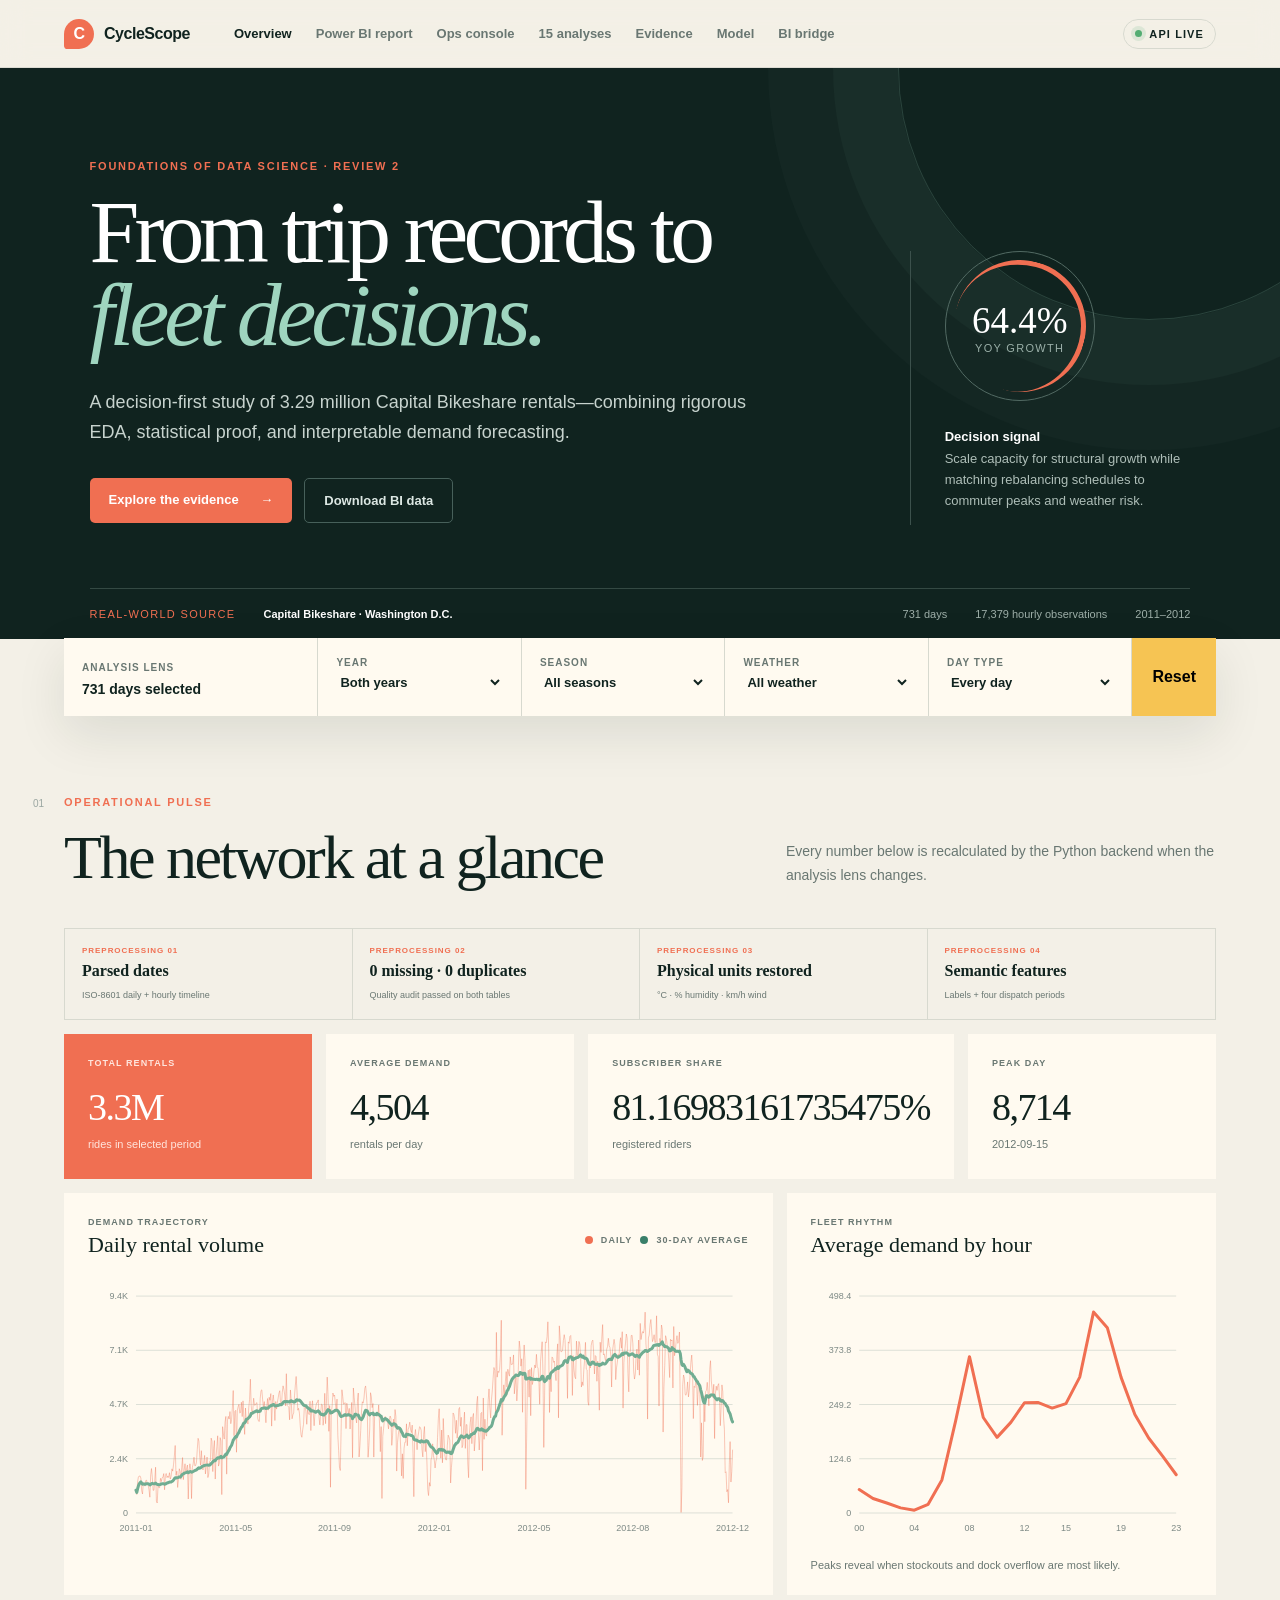
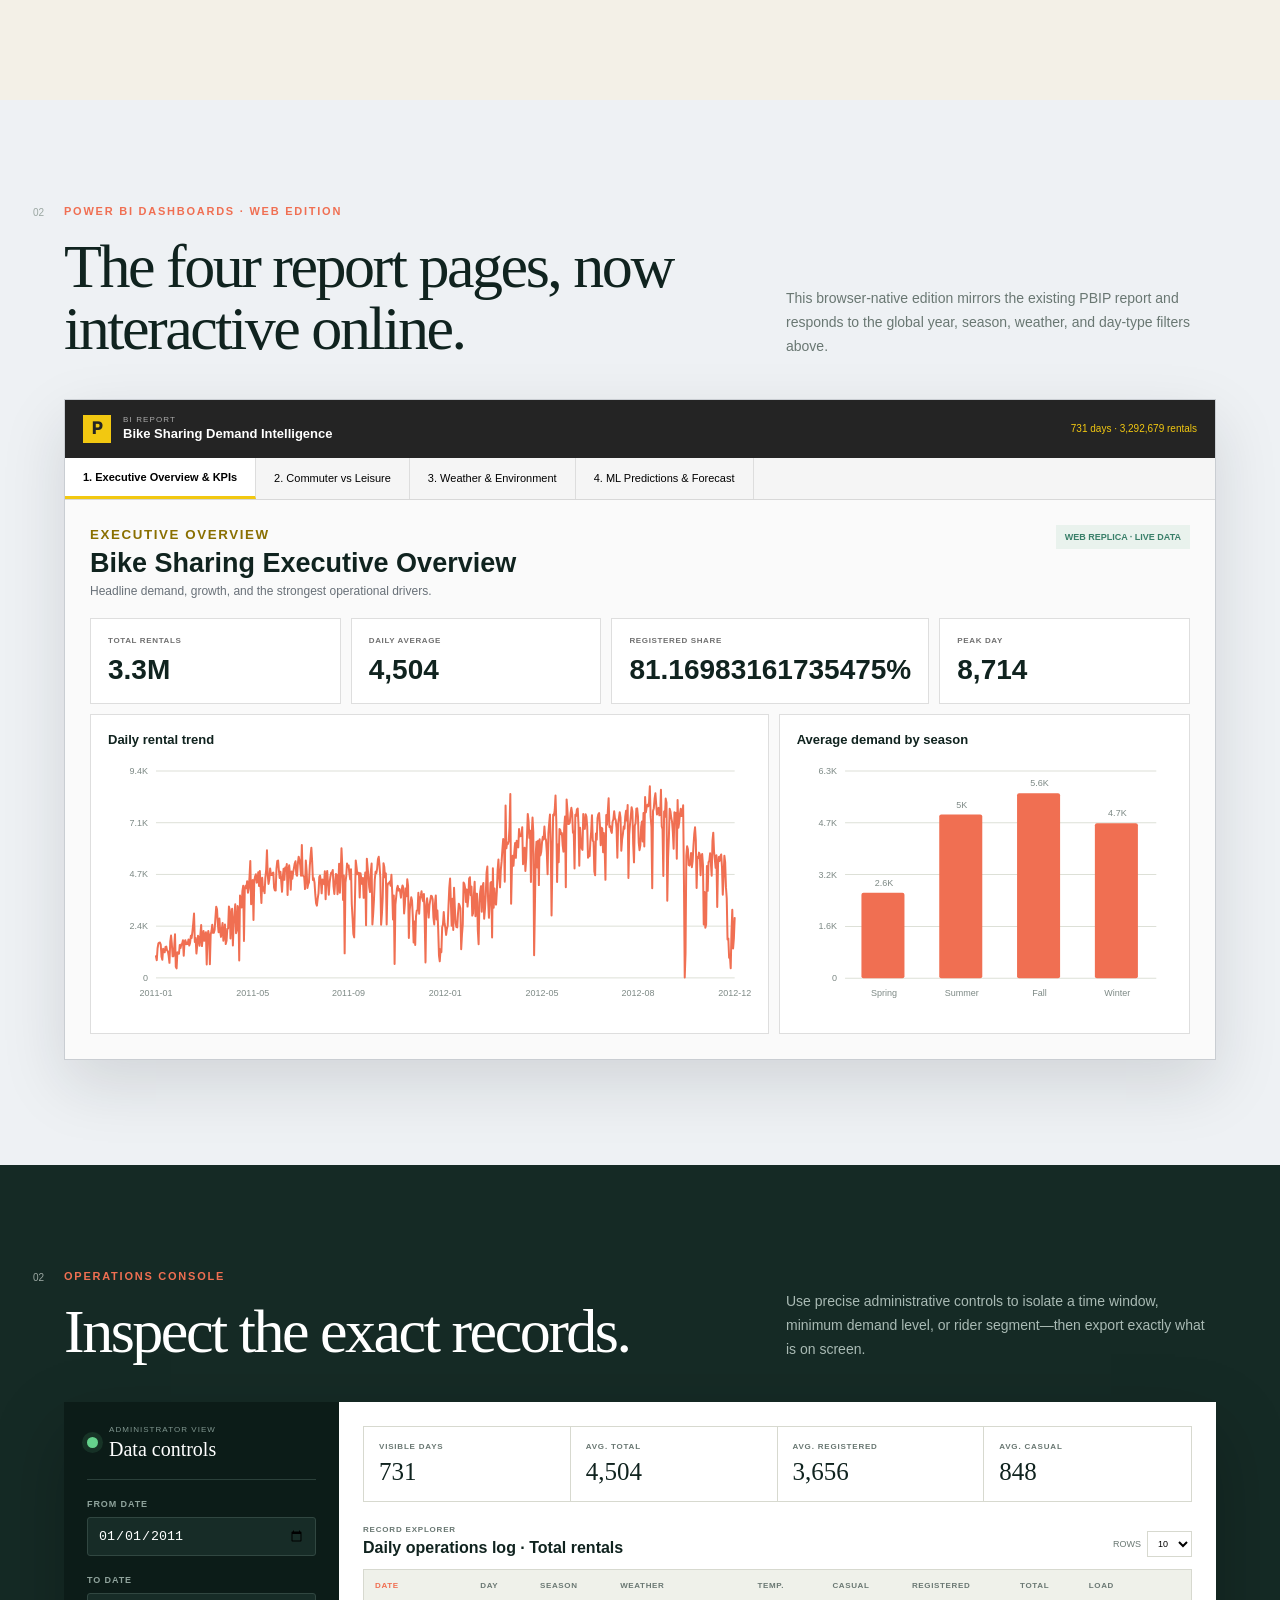
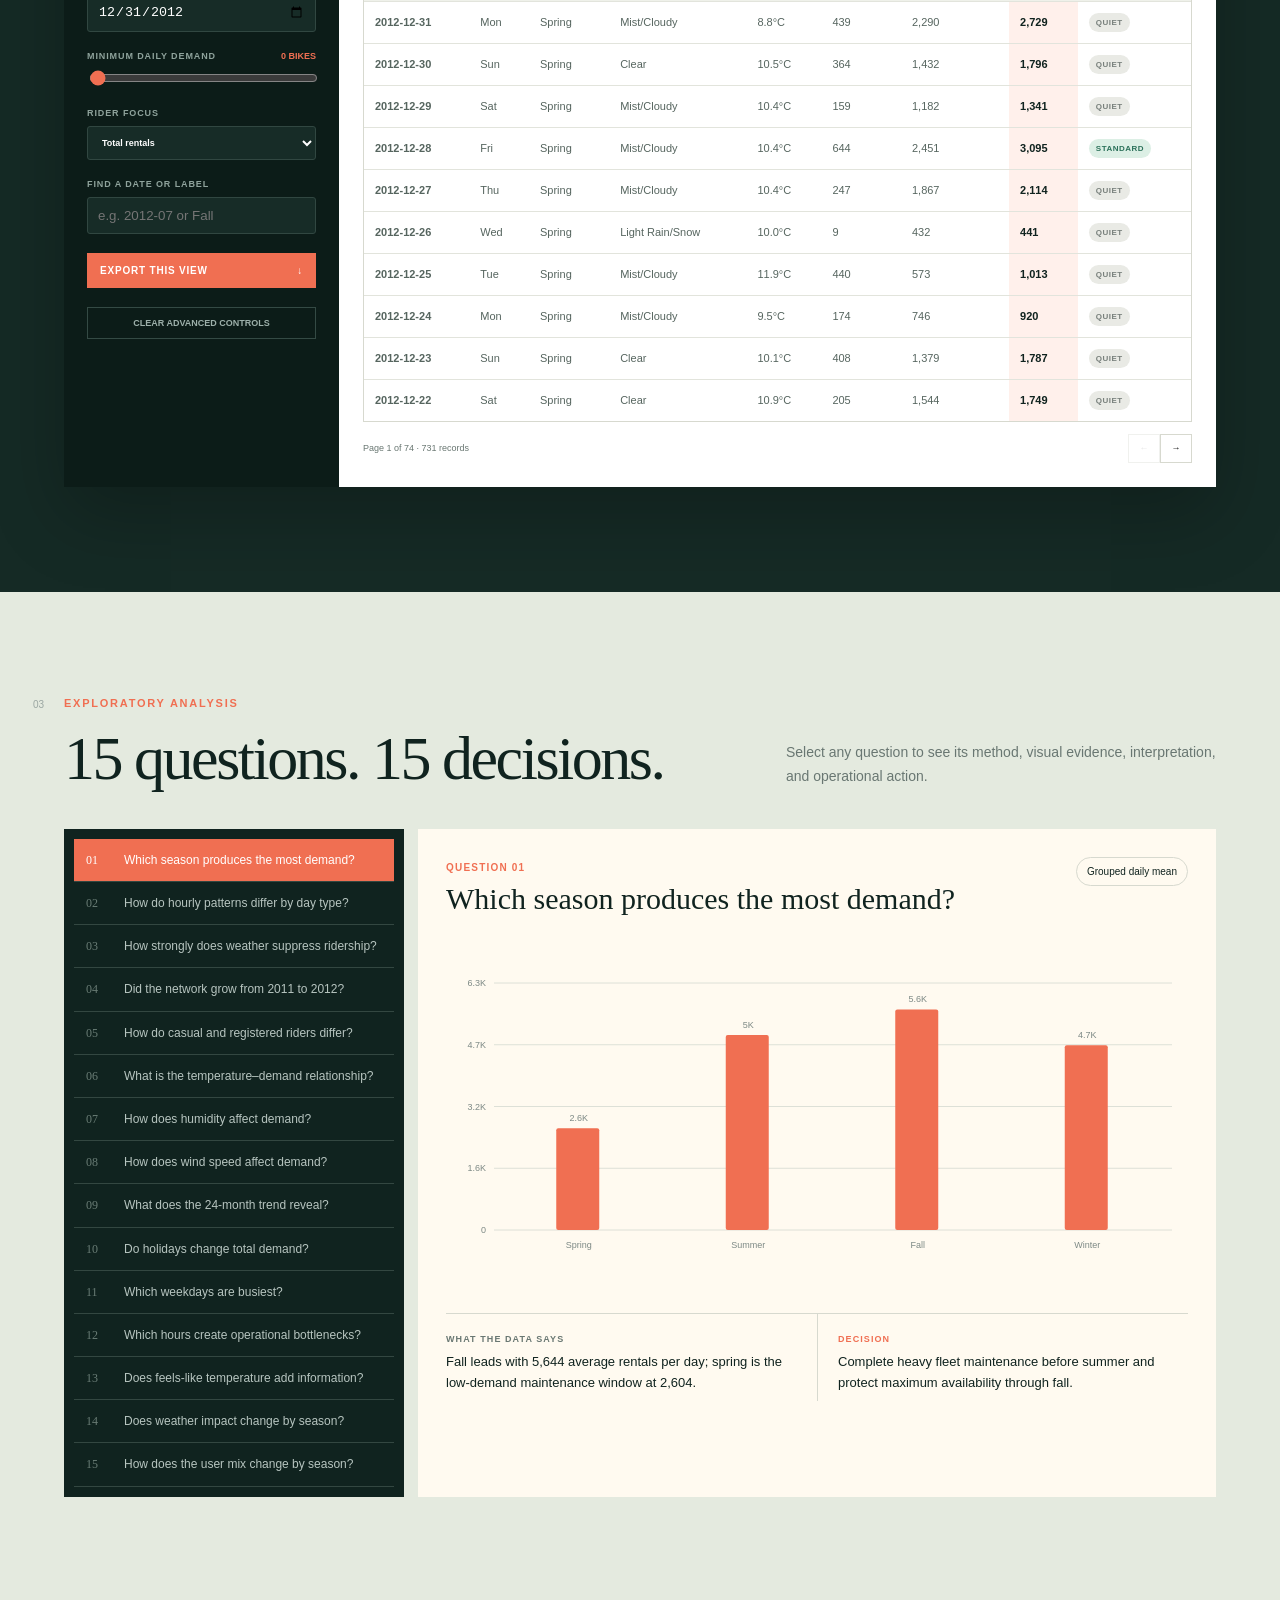
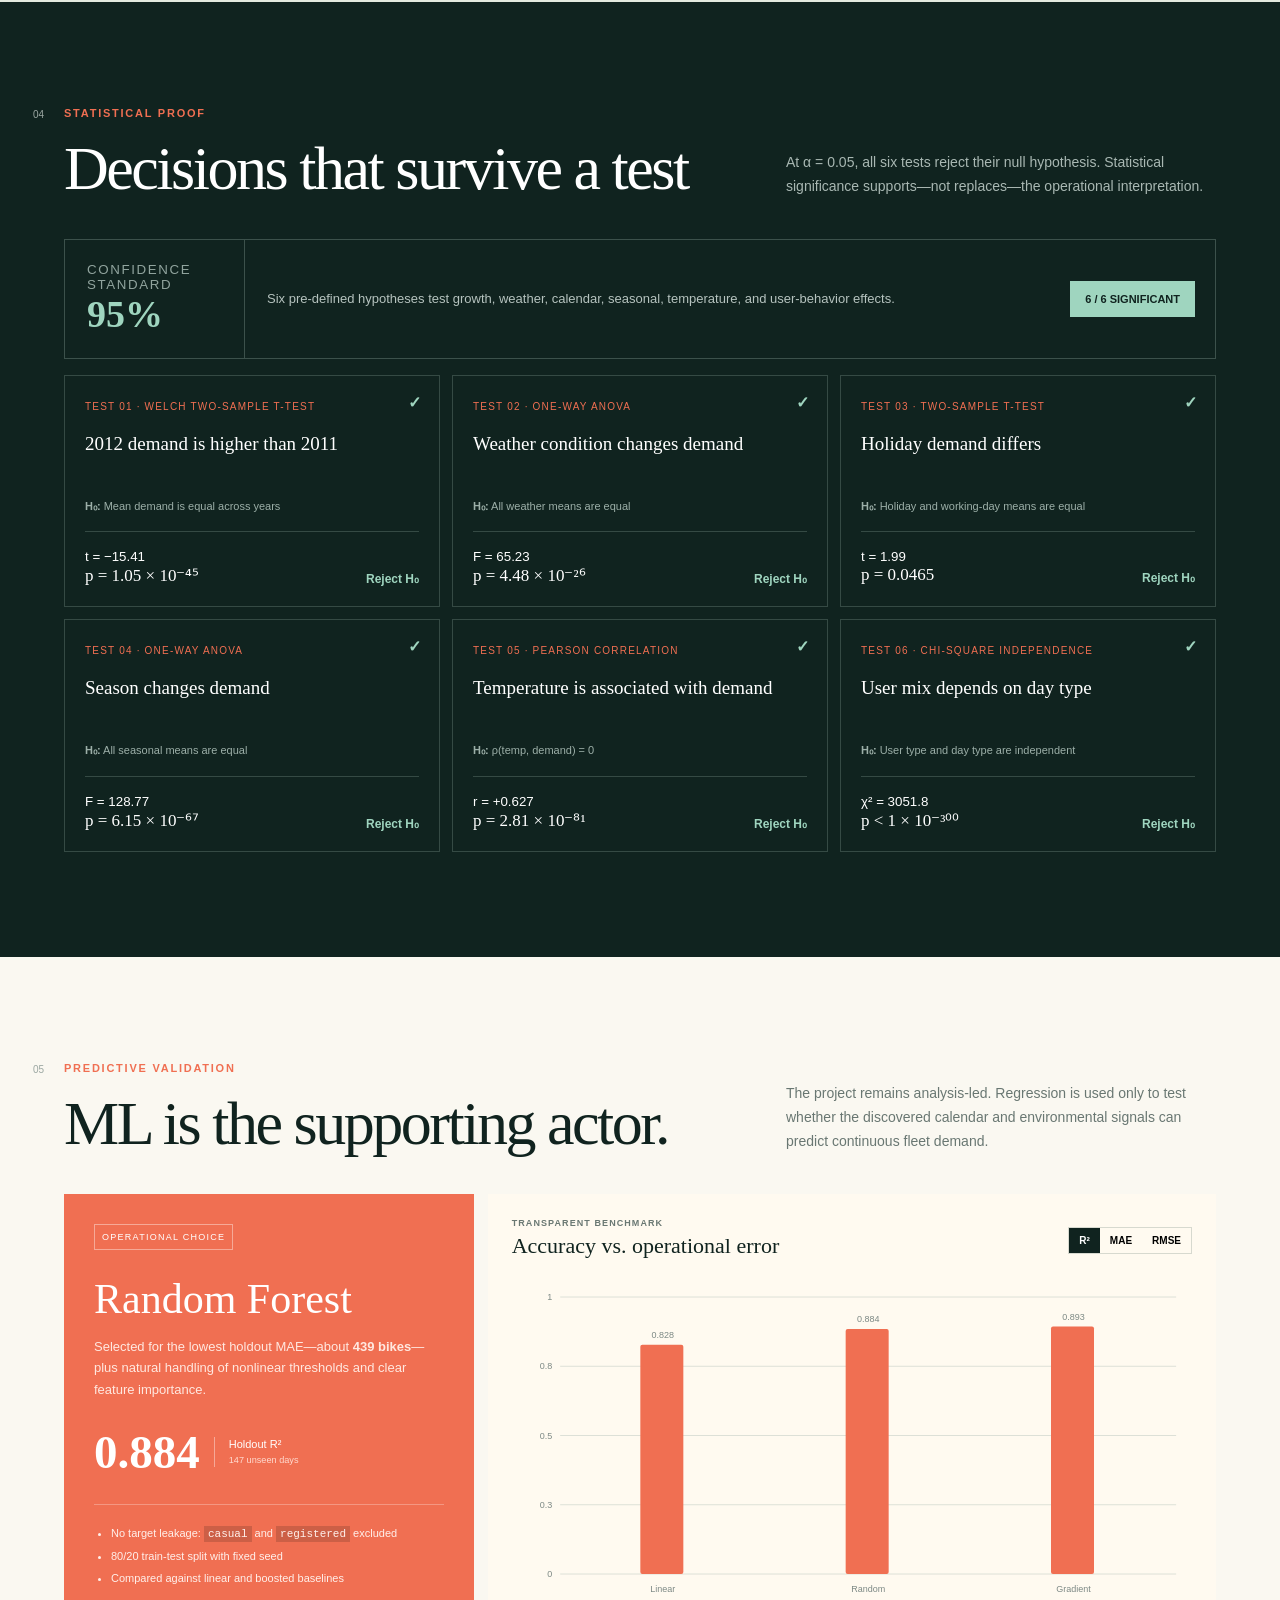
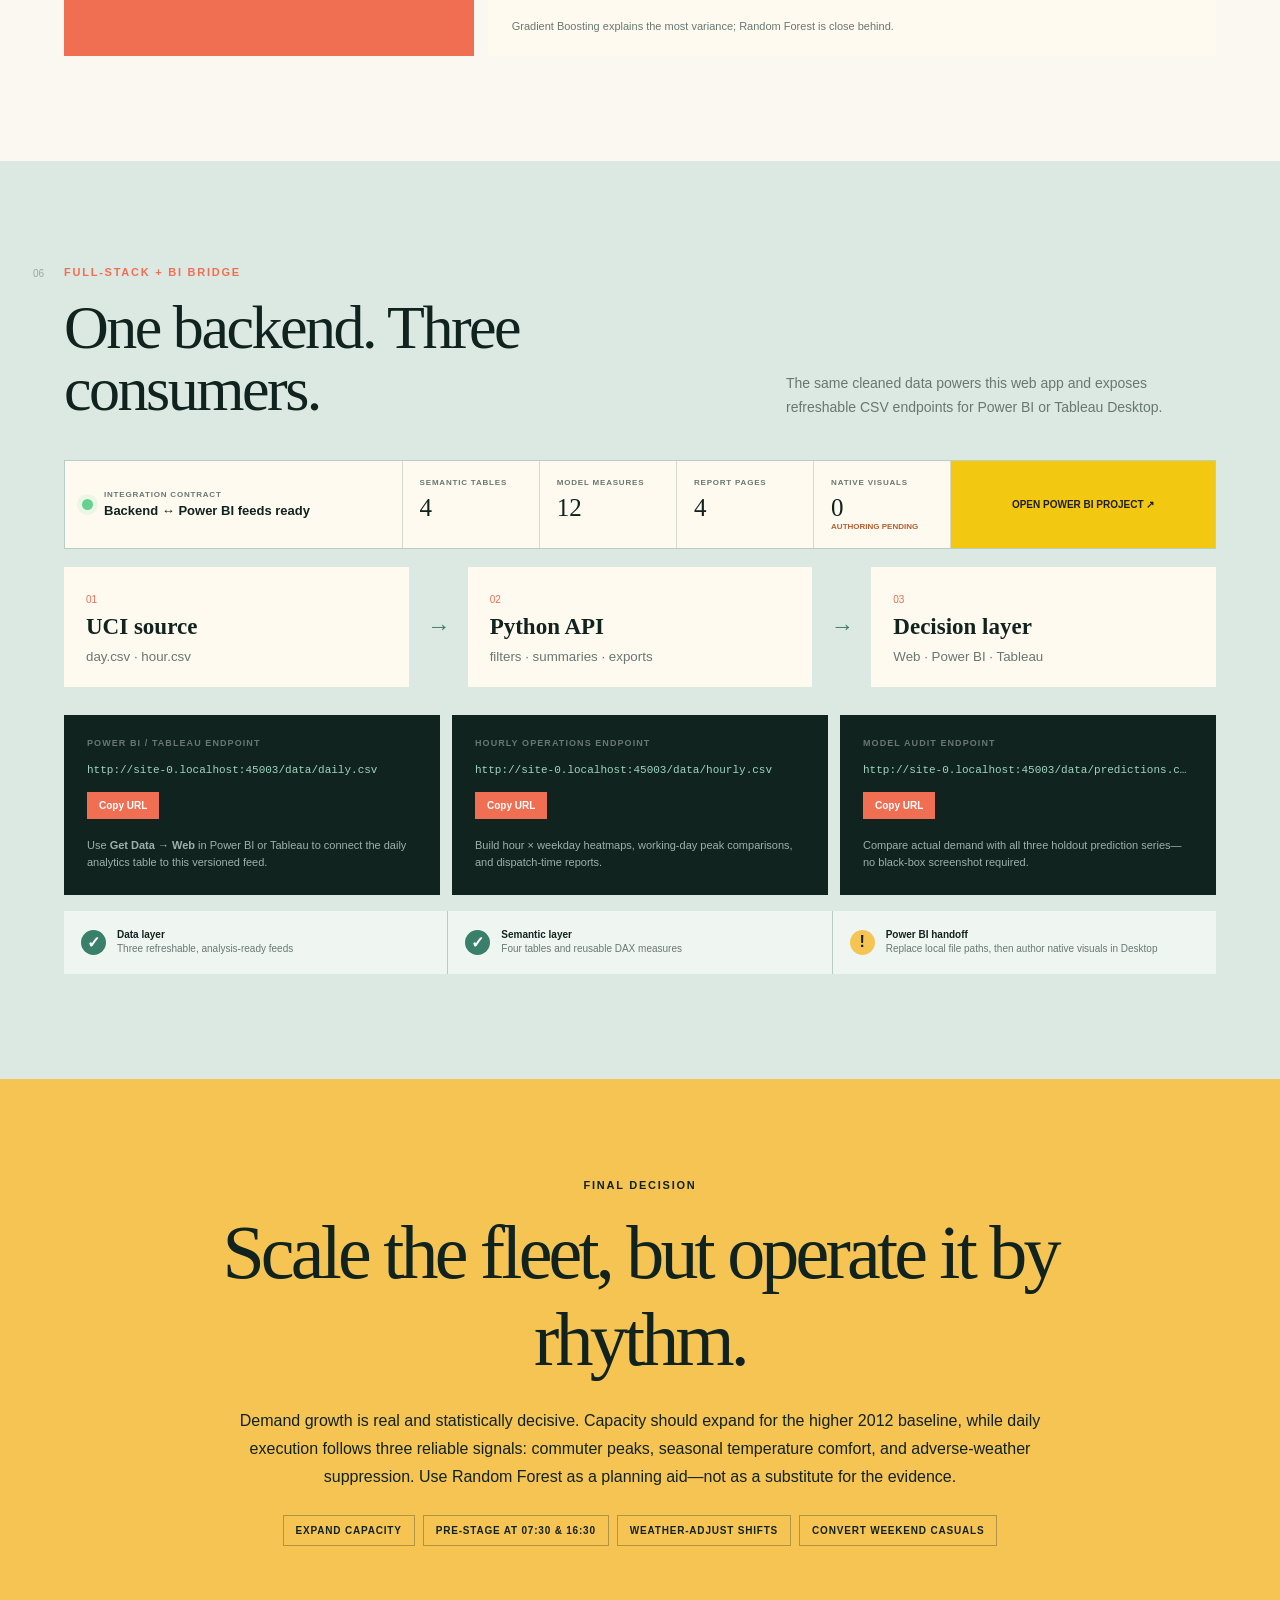
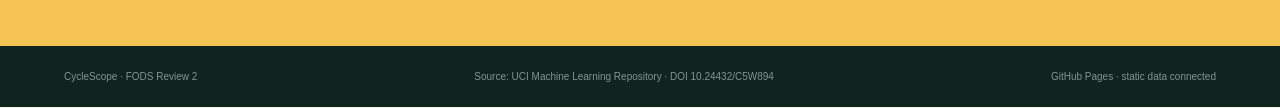
<file: index.html>
<!doctype html>
<html lang="en">
<head>
  <meta charset="utf-8">
  <meta name="deployment-mode" content="static">
  <meta name="viewport" content="width=device-width, initial-scale=1">
  <meta name="description" content="Interactive Capital Bikeshare demand case study with EDA, hypothesis tests, ML validation, and BI exports.">
  <title>CycleScope — Bike Demand Intelligence</title>
  <link rel="stylesheet" href="./styles.css">
</head>
<body>
  <header class="topbar">
    <a class="brand" href="#overview" aria-label="CycleScope home"><span class="brand-mark">C</span><span>CycleScope</span></a>
    <nav aria-label="Main navigation">
      <a class="active" href="#overview">Overview</a><a href="#powerbi-web">Power BI report</a><a href="#admin">Ops console</a><a href="#analysis">15 analyses</a><a href="#evidence">Evidence</a><a href="#model">Model</a><a href="#bi">BI bridge</a>
    </nav>
    <span class="live-pill"><i></i> API live</span>
  </header>

  <main>
    <section class="hero" id="overview">
      <div class="eyebrow">Foundations of Data Science · Review 2</div>
      <div class="hero-grid">
        <div>
          <h1>From trip records to <em>fleet decisions.</em></h1>
          <p class="lede">A decision-first study of 3.29 million Capital Bikeshare rentals—combining rigorous EDA, statistical proof, and interpretable demand forecasting.</p>
          <div class="hero-actions"><a class="button primary" href="#analysis">Explore the evidence <span>→</span></a><a class="button ghost" id="download-bi" href="/api/bi/daily.csv">Download BI data</a></div>
        </div>
        <div class="hero-proof">
          <div class="proof-ring"><span>64.4%</span><small>YoY growth</small></div>
          <p><b>Decision signal</b><br>Scale capacity for structural growth while matching rebalancing schedules to commuter peaks and weather risk.</p>
        </div>
      </div>
      <div class="source-strip"><span>Real-world source</span><b>Capital Bikeshare · Washington D.C.</b><span>731 days</span><span>17,379 hourly observations</span><span>2011–2012</span></div>
    </section>

    <section class="filter-dock" aria-label="Dashboard filters">
      <div><span class="dock-label">Analysis lens</span><b id="filter-status">All 731 days</b></div>
      <label>Year<select id="year-filter"><option value="all">Both years</option><option>2011</option><option>2012</option></select></label>
      <label>Season<select id="season-filter"><option value="all">All seasons</option><option>Spring</option><option>Summer</option><option>Fall</option><option>Winter</option></select></label>
      <label>Weather<select id="weather-filter"><option value="all">All weather</option><option>Clear</option><option>Mist/Cloudy</option><option>Light Rain/Snow</option></select></label>
      <label>Day type<select id="day-filter"><option value="all">Every day</option><option value="working">Working days</option><option value="off">Weekend / holiday</option></select></label>
      <button class="reset" id="reset-filters">Reset</button>
    </section>

    <section class="section overview-section">
      <div class="section-heading"><div><span class="section-no">01</span><p class="eyebrow">Operational pulse</p><h2>The network at a glance</h2></div><p>Every number below is recalculated by the Python backend when the analysis lens changes.</p></div>
      <div class="quality-strip" aria-label="Preprocessing and data quality">
        <div><span>Preprocessing 01</span><b>Parsed dates</b><small>ISO-8601 daily + hourly timeline</small></div>
        <div><span>Preprocessing 02</span><b>0 missing · 0 duplicates</b><small>Quality audit passed on both tables</small></div>
        <div><span>Preprocessing 03</span><b>Physical units restored</b><small>°C · % humidity · km/h wind</small></div>
        <div><span>Preprocessing 04</span><b>Semantic features</b><small>Labels + four dispatch periods</small></div>
      </div>
      <div class="kpi-grid">
        <article class="kpi accent"><span>Total rentals</span><strong id="kpi-total">—</strong><small>rides in selected period</small></article>
        <article class="kpi"><span>Average demand</span><strong id="kpi-average">—</strong><small>rentals per day</small></article>
        <article class="kpi"><span>Subscriber share</span><strong id="kpi-share">—</strong><small>registered riders</small></article>
        <article class="kpi"><span>Peak day</span><strong id="kpi-peak">—</strong><small id="kpi-peak-date">highest observed volume</small></article>
      </div>
      <div class="chart-grid">
        <article class="panel wide"><div class="panel-head"><div><span>Demand trajectory</span><h3>Daily rental volume</h3></div><span class="legend"><i class="coral"></i> Daily <i class="mint"></i> 30-day average</span></div><div class="chart" id="trend-chart"></div></article>
        <article class="panel"><div class="panel-head"><div><span>Fleet rhythm</span><h3>Average demand by hour</h3></div></div><div class="chart" id="hour-chart"></div><p class="chart-note">Peaks reveal when stockouts and dock overflow are most likely.</p></article>
      </div>
    </section>

    <section class="section pbi-web-section" id="powerbi-web">
      <div class="section-heading"><div><span class="section-no">02</span><p class="eyebrow">Power BI dashboards · web edition</p><h2>The four report pages, now interactive online.</h2></div><p>This browser-native edition mirrors the existing PBIP report and responds to the global year, season, weather, and day-type filters above.</p></div>
      <div class="pbi-frame">
        <div class="pbi-toolbar"><div class="pbi-logo">P</div><div><small>BI REPORT</small><b>Bike Sharing Demand Intelligence</b></div><span id="pbi-web-filter">All dashboard data</span></div>
        <div class="pbi-tabs" role="tablist" aria-label="Power BI report pages">
          <button class="active" data-pbi-page="overview">1. Executive Overview &amp; KPIs</button><button data-pbi-page="commuter">2. Commuter vs Leisure</button><button data-pbi-page="weather">3. Weather &amp; Environment</button><button data-pbi-page="forecast">4. ML Predictions &amp; Forecast</button>
        </div>
        <div class="pbi-canvas">
          <div class="pbi-page-head"><div><small id="pbi-kicker">EXECUTIVE OVERVIEW</small><h3 id="pbi-title">Bike Sharing Executive Overview</h3><p id="pbi-subtitle">Headline demand, growth, and the strongest operational drivers.</p></div><span class="pbi-native">WEB REPLICA · LIVE DATA</span></div>
          <div class="pbi-kpis" id="pbi-web-kpis"></div>
          <div class="pbi-charts"><article><h4 id="pbi-chart-a-title">Daily rental trend</h4><div id="pbi-chart-a"></div></article><article><h4 id="pbi-chart-b-title">Average demand by season</h4><div id="pbi-chart-b"></div></article></div>
        </div>
      </div>
    </section>

    <section class="section admin-section" id="admin">
      <div class="section-heading"><div><span class="section-no">02</span><p class="eyebrow">Operations console</p><h2>Inspect the exact records.</h2></div><p>Use precise administrative controls to isolate a time window, minimum demand level, or rider segment—then export exactly what is on screen.</p></div>
      <div class="admin-shell">
        <aside class="admin-controls">
          <div class="console-title"><span class="console-dot"></span><div><small>Administrator view</small><b>Data controls</b></div></div>
          <label>From date<input type="date" id="date-from" min="2011-01-01" max="2012-12-31" value="2011-01-01"></label>
          <label>To date<input type="date" id="date-to" min="2011-01-01" max="2012-12-31" value="2012-12-31"></label>
          <label>Minimum daily demand <output id="demand-output">0 bikes</output><input type="range" id="demand-min" min="0" max="8500" step="250" value="0"></label>
          <label>Rider focus<select id="rider-focus"><option value="cnt">Total rentals</option><option value="registered">Registered riders</option><option value="casual">Casual riders</option></select></label>
          <label>Find a date or label<input type="search" id="record-search" placeholder="e.g. 2012-07 or Fall"></label>
          <a class="admin-export" id="admin-export" href="/api/bi/daily.csv">Export this view <span>↓</span></a>
          <button class="clear-advanced" id="clear-advanced">Clear advanced controls</button>
        </aside>
        <div class="admin-data">
          <div class="admin-kpis">
            <div><span>Visible days</span><strong id="admin-days">—</strong></div>
            <div><span>Avg. total</span><strong id="admin-total">—</strong></div>
            <div><span>Avg. registered</span><strong id="admin-registered">—</strong></div>
            <div><span>Avg. casual</span><strong id="admin-casual">—</strong></div>
          </div>
          <div class="table-head"><div><span>Record explorer</span><b id="table-caption">Daily operations log</b></div><label>Rows<select id="page-size"><option>10</option><option>20</option><option>50</option></select></label></div>
          <div class="table-wrap"><table><thead><tr><th data-sort="dteday">Date</th><th data-sort="weekday_label">Day</th><th data-sort="season_label">Season</th><th data-sort="weather_label">Weather</th><th data-sort="temp_actual">Temp.</th><th data-sort="casual">Casual</th><th data-sort="registered">Registered</th><th data-sort="cnt">Total</th><th>Load</th></tr></thead><tbody id="records-body"></tbody></table></div>
          <div class="pagination"><span id="page-label">Page 1</span><div><button id="page-prev" aria-label="Previous page">←</button><button id="page-next" aria-label="Next page">→</button></div></div>
        </div>
      </div>
    </section>

    <section class="section analysis-section" id="analysis">
      <div class="section-heading"><div><span class="section-no">03</span><p class="eyebrow">Exploratory analysis</p><h2>15 questions. 15 decisions.</h2></div><p>Select any question to see its method, visual evidence, interpretation, and operational action.</p></div>
      <div class="analysis-workbench">
        <div class="question-list" id="question-list" role="tablist" aria-label="Analysis questions"></div>
        <article class="analysis-canvas">
          <div class="analysis-title"><div><span id="question-number">Question 01</span><h3 id="question-title">—</h3></div><span class="method-pill" id="question-method">Grouped mean</span></div>
          <div class="analysis-chart" id="analysis-chart"></div>
          <div class="interpretation-grid">
            <div><span>What the data says</span><p id="question-finding">—</p></div>
            <div class="decision"><span>Decision</span><p id="question-decision">—</p></div>
          </div>
        </article>
      </div>
    </section>

    <section class="section evidence-section" id="evidence">
      <div class="section-heading"><div><span class="section-no">04</span><p class="eyebrow">Statistical proof</p><h2>Decisions that survive a test</h2></div><p>At α = 0.05, all six tests reject their null hypothesis. Statistical significance supports—not replaces—the operational interpretation.</p></div>
      <div class="evidence-banner"><div><small>Confidence standard</small><strong>95%</strong></div><p>Six pre-defined hypotheses test growth, weather, calendar, seasonal, temperature, and user-behavior effects.</p><span>6 / 6 significant</span></div>
      <div class="test-grid" id="test-grid"></div>
    </section>

    <section class="section model-section" id="model">
      <div class="section-heading"><div><span class="section-no">05</span><p class="eyebrow">Predictive validation</p><h2>ML is the supporting actor.</h2></div><p>The project remains analysis-led. Regression is used only to test whether the discovered calendar and environmental signals can predict continuous fleet demand.</p></div>
      <div class="model-layout">
        <article class="model-choice"><span class="choice-tag">Operational choice</span><h3>Random Forest</h3><p>Selected for the lowest holdout MAE—about <b>439 bikes</b>—plus natural handling of nonlinear thresholds and clear feature importance.</p><div class="model-score"><strong>0.884</strong><span>Holdout R²<br><small>147 unseen days</small></span></div><ul><li>No target leakage: <code>casual</code> and <code>registered</code> excluded</li><li>80/20 train-test split with fixed seed</li><li>Compared against linear and boosted baselines</li></ul></article>
        <article class="panel model-panel"><div class="panel-head"><div><span>Transparent benchmark</span><h3>Accuracy vs. operational error</h3></div><div class="metric-switch"><button class="active" data-metric="r2">R²</button><button data-metric="mae">MAE</button><button data-metric="rmse">RMSE</button></div></div><div class="chart" id="model-chart"></div><p class="chart-note" id="model-note">Gradient Boosting has the highest R²; Random Forest wins on absolute bike-count error.</p></article>
      </div>
    </section>

    <section class="section bi-section" id="bi">
      <div class="section-heading"><div><span class="section-no">06</span><p class="eyebrow">Full-stack + BI bridge</p><h2>One backend. Three consumers.</h2></div><p>The same cleaned data powers this web app and exposes refreshable CSV endpoints for Power BI or Tableau Desktop.</p></div>
      <div class="powerbi-contract">
        <div class="contract-status"><span class="console-dot"></span><div><small>Integration contract</small><b>Backend ↔ Power BI feeds ready</b></div></div>
        <div><small>Semantic tables</small><strong id="pbi-tables">4</strong></div>
        <div><small>Model measures</small><strong id="pbi-measures">12</strong></div>
        <div><small>Report pages</small><strong id="pbi-pages">4</strong></div>
        <div class="authoring-state"><small>Native visuals</small><strong id="pbi-visuals">0</strong><span>Authoring pending</span></div>
        <a id="pbi-project" href="https://github.com/Ganesh2006646/foundations-of-data-science/tree/main/review%20-2/power_bi_dashboard" target="_blank" rel="noreferrer">Open Power BI project ↗</a>
      </div>
      <div class="pipeline" aria-label="Data pipeline"><div><span>01</span><b>UCI source</b><small>day.csv · hour.csv</small></div><i>→</i><div><span>02</span><b>Python API</b><small>filters · summaries · exports</small></div><i>→</i><div><span>03</span><b>Decision layer</b><small>Web · Power BI · Tableau</small></div></div>
      <div class="bi-grid">
        <article><span>Power BI / Tableau endpoint</span><code id="daily-url">http://127.0.0.1:8000/api/powerbi/daily.csv</code><button class="copy" data-copy="daily-url">Copy URL</button><p>Use <b>Get Data → Web</b> in Power BI or Tableau to connect the daily analytics table to this versioned feed.</p></article>
        <article><span>Hourly operations endpoint</span><code id="hourly-url">http://127.0.0.1:8000/api/bi/hourly.csv</code><button class="copy" data-copy="hourly-url">Copy URL</button><p>Build hour × weekday heatmaps, working-day peak comparisons, and dispatch-time reports.</p></article>
        <article><span>Model audit endpoint</span><code id="model-url">http://127.0.0.1:8000/api/bi/predictions.csv</code><button class="copy" data-copy="model-url">Copy URL</button><p>Compare actual demand with all three holdout prediction series—no black-box screenshot required.</p></article>
      </div>
      <div class="bi-proof"><div><span>✓</span><p><b>Data layer</b>Three refreshable, analysis-ready feeds</p></div><div><span>✓</span><p><b>Semantic layer</b>Four tables and reusable DAX measures</p></div><div class="pending"><span>!</span><p><b>Power BI handoff</b>Replace local file paths, then author native visuals in Desktop</p></div></div>
    </section>

    <section class="conclusion">
      <p class="eyebrow">Final decision</p><h2>Scale the fleet, but operate it by rhythm.</h2><p>Demand growth is real and statistically decisive. Capacity should expand for the higher 2012 baseline, while daily execution follows three reliable signals: commuter peaks, seasonal temperature comfort, and adverse-weather suppression. Use Random Forest as a planning aid—not as a substitute for the evidence.</p><div><span>Expand capacity</span><span>Pre-stage at 07:30 & 16:30</span><span>Weather-adjust shifts</span><span>Convert weekend casuals</span></div>
    </section>
  </main>
  <footer><span>CycleScope · FODS Review 2</span><span>Source: UCI Machine Learning Repository · DOI 10.24432/C5W894</span><span id="footer-status">Backend connected</span></footer>
  <div class="toast" id="toast" role="status">Copied to clipboard</div>
  <script src="./app.js" defer></script>
</body>
</html>
</file>
<file: styles.css>
:root{--ink:#10231f;--paper:#f3f0e7;--cream:#fffaf0;--mint:#9fd5bf;--mint-dark:#397f69;--coral:#f06f52;--yellow:#f6c453;--muted:#697772;--line:#d7d9cf;--white:#fff;--shadow:0 18px 50px rgba(16,35,31,.10)}
*{box-sizing:border-box}html{scroll-behavior:smooth}body{margin:0;background:var(--paper);color:var(--ink);font-family:Inter,"Segoe UI",Arial,sans-serif}button,select{font:inherit}a{color:inherit;text-decoration:none}.topbar{height:68px;padding:0 clamp(20px,5vw,80px);display:flex;align-items:center;gap:44px;background:rgba(243,240,231,.92);backdrop-filter:blur(14px);position:sticky;top:0;z-index:30;border-bottom:1px solid rgba(16,35,31,.1)}.brand{display:flex;align-items:center;gap:10px;font-weight:800;letter-spacing:-.03em}.brand-mark{width:30px;height:30px;border-radius:50% 50% 50% 12%;background:var(--coral);color:#fff;display:grid;place-items:center}.topbar nav{display:flex;gap:24px;flex:1}.topbar nav a{font-size:13px;color:var(--muted);font-weight:650}.topbar nav a:hover,.topbar nav a.active{color:var(--ink)}.live-pill{display:flex;align-items:center;gap:7px;padding:8px 11px;border:1px solid var(--line);border-radius:999px;font-size:11px;text-transform:uppercase;letter-spacing:.1em;font-weight:800}.live-pill i{width:7px;height:7px;border-radius:50%;background:#53ad72;box-shadow:0 0 0 4px rgba(83,173,114,.15)}
.hero{background:var(--ink);color:#fff;padding:92px clamp(24px,7vw,110px) 0;overflow:hidden;position:relative}.hero:after{content:"";position:absolute;width:500px;height:500px;border:1px solid rgba(159,213,191,.18);border-radius:50%;right:-120px;top:-250px;box-shadow:0 0 0 65px rgba(159,213,191,.035),0 0 0 130px rgba(159,213,191,.025)}.eyebrow{text-transform:uppercase;letter-spacing:.16em;font-size:11px;font-weight:850;color:var(--coral);margin:0 0 18px}.hero-grid{display:grid;grid-template-columns:minmax(0,1.45fr) minmax(280px,.55fr);gap:80px;align-items:end;position:relative;z-index:1}.hero h1{font-family:Georgia,serif;font-weight:400;font-size:clamp(49px,7vw,92px);line-height:.93;letter-spacing:-.055em;max-width:850px;margin:0}.hero h1 em{color:var(--mint);font-weight:400}.lede{font-size:18px;line-height:1.7;color:#c7d3ce;max-width:680px;margin:30px 0}.hero-actions{display:flex;gap:12px;margin-bottom:65px}.button{padding:14px 19px;border-radius:5px;font-size:13px;font-weight:800}.button.primary{background:var(--coral);color:#fff}.button.primary span{margin-left:18px}.button.ghost{border:1px solid #47605a;color:#dce7e3}.hero-proof{border-left:1px solid #3c514c;padding-left:34px;margin-bottom:63px}.proof-ring{width:150px;height:150px;border-radius:50%;border:1px solid #526a63;display:grid;place-content:center;text-align:center;margin-bottom:25px;position:relative}.proof-ring:after{content:"";inset:8px;position:absolute;border-radius:50%;border-top:5px solid var(--coral);border-right:5px solid var(--coral);transform:rotate(15deg)}.proof-ring span{font-family:Georgia,serif;font-size:37px}.proof-ring small{color:#9bb0a9;font-size:11px;text-transform:uppercase;letter-spacing:.12em}.hero-proof p{font-size:13px;color:#aebeb8;line-height:1.65}.hero-proof b{color:#fff}.source-strip{display:flex;gap:28px;align-items:center;padding:19px 0;border-top:1px solid #344943;font-size:11px;position:relative;z-index:2;color:#9eafa9}.source-strip span:first-child{text-transform:uppercase;letter-spacing:.12em;color:var(--coral)}.source-strip b{color:#fff;margin-right:auto}
.filter-dock{margin:-1px clamp(20px,5vw,80px) 0;display:grid;grid-template-columns:1.25fr repeat(4,1fr) auto;background:var(--cream);box-shadow:var(--shadow);position:relative;z-index:5}.filter-dock>div,.filter-dock label{padding:19px 18px;border-right:1px solid var(--line)}.dock-label,.filter-dock label{font-size:10px;text-transform:uppercase;letter-spacing:.1em;color:var(--muted);font-weight:800}.filter-dock b{display:block;margin-top:6px;font-size:14px}.filter-dock select{display:block;width:100%;border:0;background:transparent;color:var(--ink);font-size:13px;font-weight:700;margin-top:6px;outline:0}.reset{border:0;background:var(--yellow);padding:0 20px;font-weight:800;cursor:pointer}
.section{padding:105px clamp(20px,5vw,80px)}.section-heading{display:flex;align-items:flex-end;justify-content:space-between;gap:30px;margin-bottom:40px}.section-heading>div{position:relative}.section-heading h2{font-family:Georgia,serif;font-weight:400;font-size:clamp(38px,5vw,62px);letter-spacing:-.04em;line-height:1;margin:0}.section-heading>p{max-width:430px;color:var(--muted);font-size:14px;line-height:1.7;margin:0}.section-no{position:absolute;left:-31px;top:2px;font-size:10px;color:#9ba7a2}.overview-section{padding-top:80px}.kpi-grid{display:grid;grid-template-columns:repeat(4,1fr);gap:14px;margin-bottom:14px}.kpi{background:var(--cream);padding:23px;border:1px solid transparent;min-height:145px}.kpi.accent{background:var(--coral);color:#fff}.kpi span,.panel-head span,.interpretation-grid span,.bi-grid article>span{display:block;text-transform:uppercase;letter-spacing:.12em;font-size:9px;font-weight:850;color:var(--muted)}.kpi.accent span,.kpi.accent small{color:#ffe5dd}.kpi strong{display:block;font-family:Georgia,serif;font-size:38px;font-weight:400;letter-spacing:-.04em;margin:17px 0 5px}.kpi small{font-size:11px;color:var(--muted)}.chart-grid{display:grid;grid-template-columns:1.65fr 1fr;gap:14px}.panel{background:var(--cream);padding:24px;min-width:0}.panel-head{display:flex;align-items:center;justify-content:space-between;gap:20px}.panel h3{font-family:Georgia,serif;font-size:22px;font-weight:400;margin:5px 0}.legend{display:flex!important;gap:8px;align-items:center!important;color:var(--muted)}.legend i{width:8px;height:8px;border-radius:50%;display:inline-block}.legend i.coral{background:var(--coral)}.legend i.mint{background:var(--mint-dark)}.chart{height:270px;margin-top:18px}.chart svg,.analysis-chart svg{width:100%;height:100%;overflow:visible}.chart-note{font-size:11px;color:var(--muted);margin:8px 0 0}.axis-text{font-size:9px;fill:#7d8985}.grid-line{stroke:#dde0d7;stroke-width:1}.tip-target{cursor:crosshair}.empty{height:100%;display:grid;place-items:center;color:var(--muted);font-size:13px}
.analysis-section{background:#e4eadf}.analysis-workbench{display:grid;grid-template-columns:340px 1fr;gap:14px}.question-list{background:var(--ink);padding:10px;max-height:690px;overflow:auto}.question-button{width:100%;display:grid;grid-template-columns:30px 1fr;gap:8px;text-align:left;padding:13px 12px;background:transparent;color:#b7c5c0;border:0;border-bottom:1px solid #334741;cursor:pointer;font-size:12px;line-height:1.35}.question-button span{font-family:Georgia,serif;color:#697c75}.question-button.active{background:var(--coral);color:#fff}.question-button.active span{color:#fff}.analysis-canvas{background:var(--cream);padding:28px;min-width:0}.analysis-title{display:flex;justify-content:space-between;gap:20px;align-items:start}.analysis-title>div>span{color:var(--coral);font-size:10px;font-weight:850;text-transform:uppercase;letter-spacing:.12em}.analysis-title h3{font-family:Georgia,serif;font-size:30px;font-weight:400;margin:7px 0;max-width:600px}.method-pill{font-size:10px;border:1px solid var(--line);padding:8px 10px;border-radius:999px;white-space:nowrap}.analysis-chart{height:350px;margin:20px 0}.interpretation-grid{display:grid;grid-template-columns:1fr 1fr;border-top:1px solid var(--line)}.interpretation-grid>div{padding:20px 20px 0 0}.interpretation-grid .decision{border-left:1px solid var(--line);padding-left:20px}.interpretation-grid p{font-size:13px;line-height:1.6;margin:8px 0}.interpretation-grid .decision span{color:var(--coral)}
.evidence-section{background:var(--ink);color:#fff}.evidence-section .section-heading>p{color:#a9b8b3}.evidence-banner{border:1px solid #3c514b;display:grid;grid-template-columns:180px 1fr auto;align-items:center;margin-bottom:16px}.evidence-banner>div{padding:22px;border-right:1px solid #3c514b}.evidence-banner small{display:block;color:#91a49e;text-transform:uppercase;letter-spacing:.12em}.evidence-banner strong{font-family:Georgia,serif;font-size:38px;color:var(--mint)}.evidence-banner p{padding:0 22px;color:#b6c3bf;font-size:13px}.evidence-banner>span{background:var(--mint);color:var(--ink);padding:12px 15px;margin-right:20px;font-size:11px;font-weight:900;text-transform:uppercase}.test-grid{display:grid;grid-template-columns:repeat(3,1fr);gap:12px}.test-card{border:1px solid #354a44;padding:20px;position:relative}.test-card .test-no{color:var(--coral);font-size:10px;text-transform:uppercase;letter-spacing:.12em}.test-card h3{font-family:Georgia,serif;font-weight:400;font-size:19px;min-height:46px}.test-card p{font-size:11px;color:#9cafa8;line-height:1.5}.test-result{display:flex;justify-content:space-between;align-items:end;border-top:1px solid #354a44;padding-top:15px;margin-top:17px}.test-result b{color:var(--mint);font-size:12px}.test-result span{font-family:Georgia,serif;font-size:17px}.test-card:after{content:"✓";position:absolute;right:18px;top:17px;color:var(--mint);font-weight:900}
.model-section{background:#faf8f1}.model-layout{display:grid;grid-template-columns:.72fr 1.28fr;gap:14px}.model-choice{background:var(--coral);color:#fff;padding:30px}.choice-tag{display:inline-block;text-transform:uppercase;font-size:9px;letter-spacing:.14em;border:1px solid rgba(255,255,255,.4);padding:7px}.model-choice h3{font-family:Georgia,serif;font-size:42px;font-weight:400;margin:25px 0 10px}.model-choice p{font-size:13px;line-height:1.65;color:#ffe8e0}.model-score{display:flex;gap:14px;align-items:center;margin:25px 0}.model-score strong{font-family:Georgia,serif;font-size:47px}.model-score span{font-size:11px;line-height:1.4;border-left:1px solid rgba(255,255,255,.4);padding-left:14px}.model-score small{color:#ffd9ce}.model-choice ul{padding:17px 0 0 17px;border-top:1px solid rgba(255,255,255,.28);font-size:11px;line-height:2;color:#fff0eb}.model-choice code{background:rgba(0,0,0,.15);padding:2px 4px}.metric-switch{display:flex;border:1px solid var(--line)}.metric-switch button{border:0;background:transparent;padding:7px 10px;font-size:10px;font-weight:800;cursor:pointer}.metric-switch button.active{background:var(--ink);color:#fff}.model-panel .chart{height:330px}
.bi-section{background:#dce8e2}.pipeline{display:grid;grid-template-columns:1fr auto 1fr auto 1fr;gap:18px;align-items:center;margin:10px 0 28px}.pipeline>div{background:var(--cream);padding:22px}.pipeline span{color:var(--coral);font-size:10px}.pipeline b{display:block;font-family:Georgia,serif;font-size:23px;margin:7px 0}.pipeline small{color:var(--muted)}.pipeline i{font-size:23px;color:var(--mint-dark)}.bi-grid{display:grid;grid-template-columns:repeat(3,1fr);gap:12px}.bi-grid article{background:var(--ink);color:#fff;padding:23px;min-width:0}.bi-grid code{display:block;color:var(--mint);font-size:11px;white-space:nowrap;overflow:hidden;text-overflow:ellipsis;padding:16px 0}.bi-grid .copy{background:var(--coral);border:0;color:#fff;padding:8px 12px;font-size:10px;font-weight:850;cursor:pointer}.bi-grid p{color:#9fb0aa;font-size:11px;line-height:1.6;margin:18px 0 0}.conclusion{padding:100px max(24px,12vw);text-align:center;background:var(--yellow)}.conclusion .eyebrow{color:var(--ink)}.conclusion h2{font-family:Georgia,serif;font-size:clamp(45px,6vw,76px);font-weight:400;letter-spacing:-.05em;margin:0}.conclusion>p:not(.eyebrow){max-width:850px;margin:24px auto;font-size:16px;line-height:1.75}.conclusion div{display:flex;justify-content:center;gap:8px;flex-wrap:wrap}.conclusion div span{border:1px solid rgba(16,35,31,.3);padding:9px 12px;font-size:10px;text-transform:uppercase;font-weight:850;letter-spacing:.08em}footer{background:var(--ink);color:#82968f;padding:25px clamp(20px,5vw,80px);display:flex;justify-content:space-between;font-size:10px}.toast{position:fixed;right:24px;bottom:24px;background:var(--ink);color:#fff;padding:13px 18px;font-size:12px;opacity:0;transform:translateY(10px);transition:.2s;z-index:50}.toast.show{opacity:1;transform:none}
@media(max-width:950px){.topbar nav{display:none}.live-pill{margin-left:auto}.hero-grid,.analysis-workbench,.model-layout{grid-template-columns:1fr}.hero-proof{display:flex;gap:25px;align-items:center}.proof-ring{flex:none}.filter-dock{grid-template-columns:repeat(2,1fr)}.filter-dock>div{grid-column:1/-1}.kpi-grid{grid-template-columns:repeat(2,1fr)}.chart-grid{grid-template-columns:1fr}.question-list{display:flex;overflow:auto;max-height:none}.question-button{min-width:230px}.test-grid,.bi-grid{grid-template-columns:repeat(2,1fr)}}
@media(max-width:620px){.hero{padding-top:65px}.hero-grid{gap:20px}.hero h1{font-size:50px}.hero-proof{display:none}.source-strip{flex-wrap:wrap}.source-strip b{width:100%}.filter-dock{margin:0;grid-template-columns:1fr 1fr}.filter-dock label{padding:14px}.section{padding:75px 18px}.section-heading{display:block}.section-heading>p{margin-top:18px}.section-no{display:none}.kpi-grid,.test-grid,.bi-grid{grid-template-columns:1fr}.chart{height:230px}.analysis-canvas{padding:20px}.analysis-title{display:block}.analysis-chart{height:280px}.interpretation-grid{grid-template-columns:1fr}.interpretation-grid .decision{border-left:0;padding-left:0}.evidence-banner{grid-template-columns:1fr}.evidence-banner>span{margin:15px}.pipeline{grid-template-columns:1fr}.pipeline i{transform:rotate(90deg);text-align:center}footer{flex-direction:column;gap:8px}}
.quality-strip{display:grid;grid-template-columns:repeat(4,1fr);border:1px solid var(--line);margin-bottom:14px}.quality-strip>div{padding:17px;border-right:1px solid var(--line)}.quality-strip>div:last-child{border-right:0}.quality-strip span{display:block;font-size:8px;text-transform:uppercase;letter-spacing:.12em;color:var(--coral);font-weight:900}.quality-strip b{display:block;font-family:Georgia,serif;font-size:16px;margin:7px 0 4px}.quality-strip small{font-size:9px;color:var(--muted)}
@media(max-width:950px){.quality-strip{grid-template-columns:repeat(2,1fr)}}
@media(max-width:620px){.quality-strip{grid-template-columns:1fr}.quality-strip>div{border-right:0;border-bottom:1px solid var(--line)}}
.admin-section{background:#152a25;color:#fff}.admin-section .section-heading>p{color:#a9bab4}.admin-shell{display:grid;grid-template-columns:275px minmax(0,1fr);background:#fff;color:var(--ink);box-shadow:0 28px 70px rgba(0,0,0,.24)}.admin-controls{background:#0c1c18;color:#fff;padding:23px;display:flex;flex-direction:column;gap:19px}.console-title{display:flex;align-items:center;gap:11px;border-bottom:1px solid #2b403a;padding-bottom:18px}.console-dot{width:11px;height:11px;border-radius:50%;background:#65d18c;box-shadow:0 0 0 5px rgba(101,209,140,.12)}.console-title small{display:block;color:#7f958e;text-transform:uppercase;letter-spacing:.13em;font-size:8px}.console-title b{display:block;margin-top:4px;font-family:Georgia,serif;font-size:20px;font-weight:400}.admin-controls label{font-size:9px;text-transform:uppercase;letter-spacing:.1em;color:#8fa39c;font-weight:800}.admin-controls input,.admin-controls select{display:block;width:100%;margin-top:8px;background:#172c27;color:#fff;border:1px solid #314741;border-radius:3px;padding:10px;outline:0}.admin-controls input:focus,.admin-controls select:focus{border-color:var(--mint)}.admin-controls input[type=range]{padding:0;accent-color:var(--coral)}.admin-controls output{float:right;color:var(--coral);letter-spacing:0}.admin-export{background:var(--coral);padding:12px 13px;font-size:10px;font-weight:900;text-transform:uppercase;letter-spacing:.08em;display:flex;justify-content:space-between}.clear-advanced{background:transparent;border:1px solid #344a44;color:#9db0aa;padding:10px;font-size:9px;text-transform:uppercase;font-weight:800;cursor:pointer}.admin-data{padding:24px;min-width:0}.admin-kpis{display:grid;grid-template-columns:repeat(4,1fr);border:1px solid var(--line)}.admin-kpis>div{padding:15px;border-right:1px solid var(--line)}.admin-kpis>div:last-child{border-right:0}.admin-kpis span,.table-head span{display:block;text-transform:uppercase;letter-spacing:.1em;font-size:8px;color:var(--muted);font-weight:900}.admin-kpis strong{display:block;font-family:Georgia,serif;font-size:25px;font-weight:400;margin-top:7px}.table-head{display:flex;justify-content:space-between;align-items:end;padding:23px 0 12px}.table-head b{display:block;margin-top:5px}.table-head label{font-size:9px;text-transform:uppercase;color:var(--muted)}.table-head select{margin-left:6px;border:1px solid var(--line);background:#fff;padding:6px}.table-wrap{overflow:auto;border:1px solid var(--line)}table{width:100%;border-collapse:collapse;white-space:nowrap;font-size:11px}th{text-align:left;background:#eff1ea;color:#6a7873;text-transform:uppercase;font-size:8px;letter-spacing:.08em;padding:11px;cursor:pointer}th.sorted{color:var(--coral)}td{padding:11px;border-top:1px solid #e2e4dc;color:#56655f}tbody tr:hover{background:#fff9ed}td.focus-col{background:#fff0eb;color:var(--ink)}.load{display:inline-block;padding:5px 7px;border-radius:99px;font-size:8px;text-transform:uppercase;font-weight:900;letter-spacing:.06em}.load.surge{background:#ffe0d8;color:#b9452d}.load.normal{background:#dcefe5;color:#2c715a}.load.quiet{background:#e9eae5;color:#78807c}.no-records{text-align:center;padding:35px}.pagination{display:flex;align-items:center;justify-content:space-between;padding-top:12px;font-size:9px;color:var(--muted)}.pagination button{border:1px solid var(--line);background:#fff;width:32px;height:29px;cursor:pointer}.pagination button:disabled{opacity:.35;cursor:not-allowed}
@media(max-width:950px){.admin-shell{grid-template-columns:1fr}.admin-controls{display:grid;grid-template-columns:repeat(2,1fr)}.console-title,.admin-export,.clear-advanced{grid-column:1/-1}}
@media(max-width:620px){.admin-controls{grid-template-columns:1fr}.admin-kpis{grid-template-columns:repeat(2,1fr)}.admin-kpis>div:nth-child(2){border-right:0}.admin-data{padding:15px}}
.powerbi-contract{display:grid;grid-template-columns:1.6fr repeat(4,.65fr) 1.25fr;background:var(--cream);border:1px solid #b9cdc4;margin-bottom:18px;align-items:stretch}.powerbi-contract>div{padding:17px;border-right:1px solid var(--line)}.powerbi-contract small{display:block;text-transform:uppercase;letter-spacing:.1em;font-size:8px;color:var(--muted);font-weight:900}.powerbi-contract strong{display:block;font-family:Georgia,serif;font-size:25px;font-weight:400;margin-top:7px}.contract-status{display:flex;align-items:center;gap:11px}.contract-status b{display:block;margin-top:4px;font-size:13px}.authoring-state span{display:block;color:#b6602f;font-size:8px;text-transform:uppercase;font-weight:900}.powerbi-contract>a{display:grid;place-items:center;padding:14px;background:#f2c811;color:#201f1f;font-size:10px;text-transform:uppercase;font-weight:900;text-align:center}.bi-proof{display:grid;grid-template-columns:repeat(3,1fr);gap:1px;background:#b9cdc4;margin-top:16px}.bi-proof>div{display:flex;gap:11px;align-items:center;background:#eff6f2;padding:17px}.bi-proof span{display:grid;place-items:center;flex:none;width:25px;height:25px;border-radius:50%;background:var(--mint-dark);color:#fff;font-weight:900}.bi-proof .pending span{background:var(--yellow);color:var(--ink)}.bi-proof p{font-size:10px;line-height:1.45;margin:0;color:var(--muted)}.bi-proof b{display:block;color:var(--ink)}
.pbi-web-section{background:#eef1f4}.pbi-frame{background:#fff;border:1px solid #c9cdd2;box-shadow:0 24px 60px rgba(20,30,35,.13)}.pbi-toolbar{height:58px;display:flex;align-items:center;gap:12px;padding:0 18px;background:#242424;color:#fff}.pbi-logo{width:28px;height:28px;display:grid;place-items:center;background:#f2c811;color:#242424;font-weight:950}.pbi-toolbar small{display:block;color:#aaa;font-size:8px;letter-spacing:.14em}.pbi-toolbar b{font-size:13px}.pbi-toolbar>span{margin-left:auto;color:#f2c811;font-size:10px}.pbi-tabs{display:flex;background:#f5f5f5;border-bottom:1px solid #d8d8d8;overflow:auto}.pbi-tabs button{border:0;border-right:1px solid #ddd;background:transparent;padding:13px 18px;font-size:11px;white-space:nowrap;cursor:pointer}.pbi-tabs button.active{background:#fff;border-bottom:3px solid #f2c811;font-weight:800}.pbi-canvas{padding:25px;background:#fafafa}.pbi-page-head{display:flex;justify-content:space-between;gap:20px;align-items:start;margin-bottom:20px}.pbi-page-head small{color:#8a6f00;font-weight:900;letter-spacing:.12em}.pbi-page-head h3{font-size:27px;margin:5px 0}.pbi-page-head p{margin:0;color:#687078;font-size:12px}.pbi-native{background:#e9f2ed;color:#397f69;padding:7px 9px;font-size:9px;font-weight:900}.pbi-kpis{display:grid;grid-template-columns:repeat(4,1fr);gap:10px;margin-bottom:10px}.pbi-kpis>div,.pbi-charts article{background:#fff;border:1px solid #dedede;padding:17px}.pbi-kpis small{display:block;color:#707070;text-transform:uppercase;font-size:8px;font-weight:800;letter-spacing:.08em}.pbi-kpis strong{display:block;font-size:28px;margin-top:9px}.pbi-charts{display:grid;grid-template-columns:1.65fr 1fr;gap:10px}.pbi-charts h4{margin:0;font-size:13px}.pbi-charts article>div{height:260px;margin-top:9px}
@media(max-width:950px){.powerbi-contract{grid-template-columns:repeat(3,1fr)}.contract-status{grid-column:span 2}.bi-proof{grid-template-columns:1fr}}
@media(max-width:950px){.pbi-kpis{grid-template-columns:repeat(2,1fr)}.pbi-charts{grid-template-columns:1fr}}
@media(max-width:620px){.powerbi-contract{grid-template-columns:1fr 1fr}.contract-status,.powerbi-contract>a{grid-column:1/-1}}
@media(max-width:620px){.pbi-canvas{padding:14px}.pbi-kpis{grid-template-columns:1fr 1fr}.pbi-page-head{display:block}.pbi-native{display:inline-block;margin-top:12px}}
</file>
